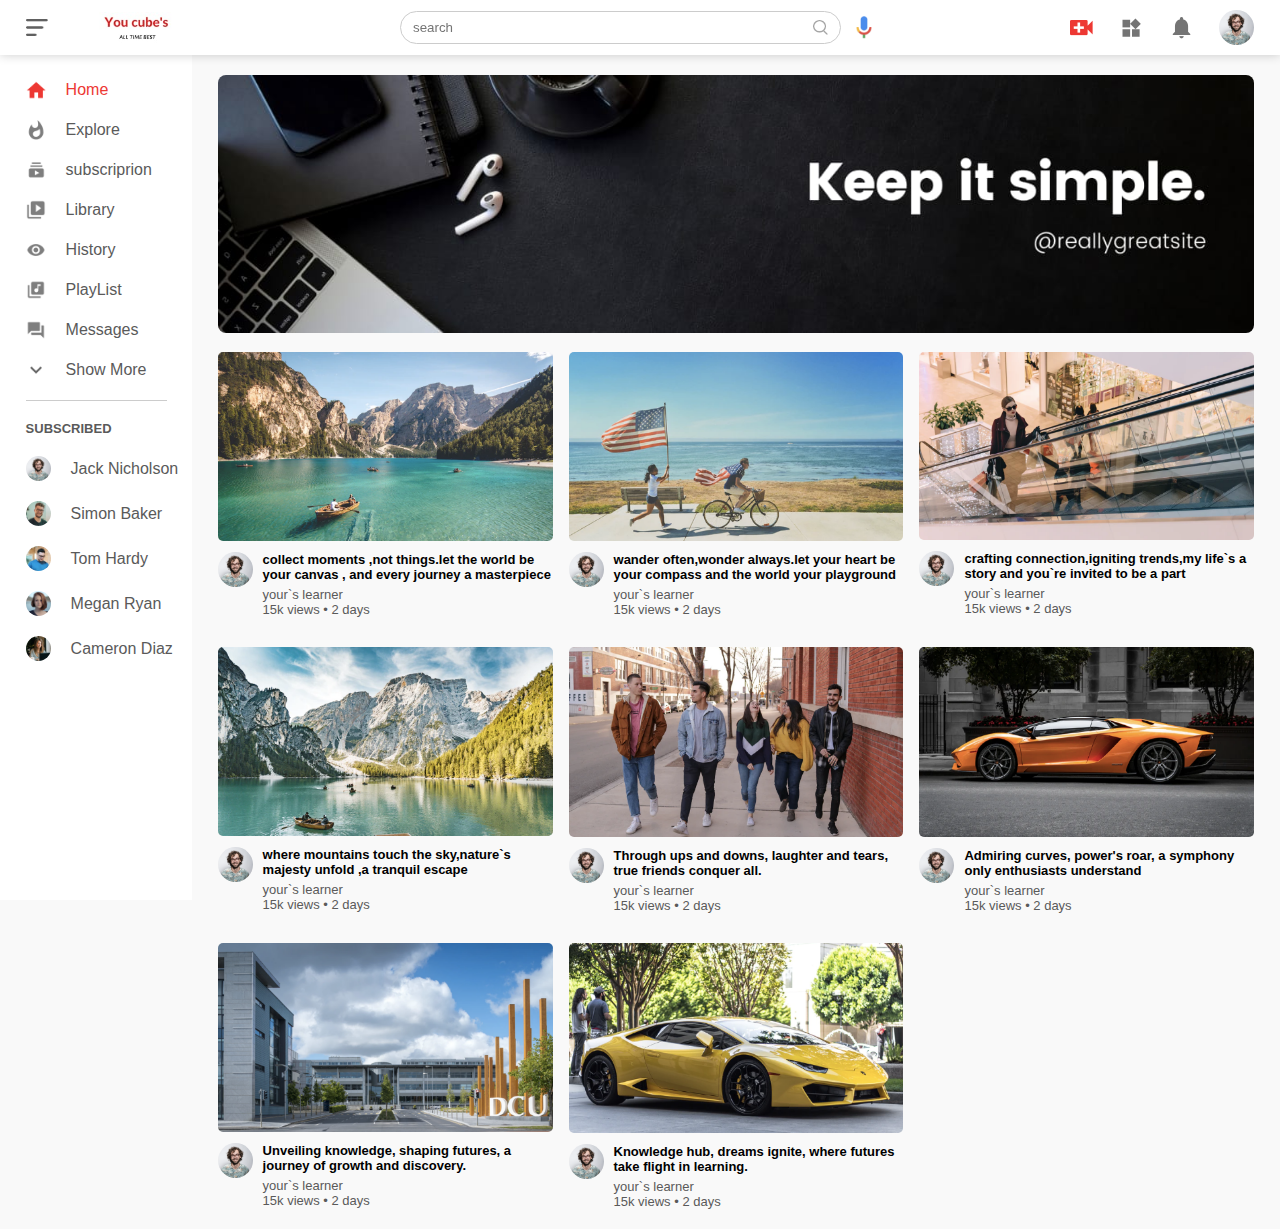
<file: index.html>
<!DOCTYPE html>
<html lang="en">
<head>
    <meta charset="UTF-8">
    <meta name="viewport" content="width=device-width, initial-scale=1.0">
    <title>you cute - video sharing webs</title>
    <link rel="stylesheet" href="style.css">
   
</head>
<body>
    <nav class="flex-div">
        <div class="nav-left flex-div">
            <img src="images/menu.png" class="menu-icon">
            <img src="images/youCube.jpeg" class="logo">
        </div>
        <div class="nav-middle flex-div">
          <div class="search-box flex-div">
             <input type="text" placeholder="search">
             <img src="images/search.png" >
          </div>

          <img src="images/voice-search.png" class="mic-icon">

        </div>
        <div class="nav-right flex-div">
            <img src="images/upload.png" alt="">
            <img src="images/more.png" alt="">
            <img src="images/notification.png" alt="">
            <img src="images/Jack.png" class="user-icon">
        </div>
    </nav>


    <!-----------------------------------sidebar------------->
    <div class="sidebar">
        <div class="shortcut-links">

           <a href=""><img src="images/home.png" ><p>Home</p></a>
           <a href=""><img src="images/explore.png" ><p>Explore</p></a>
           <a href=""><img src="images/subscriprion.png" ><p>subscriprion</p></a>
           <a href=""><img src="images/library.png" ><p>Library</p></a>
           <a href=""><img src="images/history.png" ><p>History</p></a>
           <a href=""><img src="images/playlist.png" ><p>PlayList</p></a>
           <a href=""><img src="images/messages.png" ><p>Messages</p></a>
           <a href=""><img src="images/show-more.png" ><p>Show More</p></a>
           <hr>


        </div>
        <div class="subscribed-list">
            <h3>SUBSCRIBED</h3>
            <a href=""><img src="images/Jack.png"><p>Jack Nicholson</p></a>
            <a href=""><img src="images/simon.png"><p>Simon Baker</p></a>
            <a href=""><img src="images/tom.png"><p>Tom Hardy</p></a>
            <a href=""><img src="images/megan.png"><p>Megan Ryan</p></a>
            <a href=""><img src="images/cameron.png"><p>Cameron Diaz</p></a>
        </div>

    </div>

<!-------main----------------------------------------------------->

<div class="container">
   <div class="banner">
    <img src="images/WhatsApp Image 2023-08-20 at 6.38.49 PM.jpeg" alt="">

   </div>  
   
   
<div class="list-container">
 <div class="vid-list">
    <a href="play-video.html"><img src="images/thumbnail1.png" class="thumbnail1"></a>
<div class="flex-div">
    <img src="images/Jack.png" alt="">
    <div class="vid-info">
        <a href="play-video.html">collect moments ,not things.let the world be your canvas , and every journey a masterpiece</a>
        <p>your`s learner</p>
        <p>15k views  &bull; 2 days</p>
          </div>
        </div>
     </div>
     <div class="vid-list">
        <a href=""><img src="images/thumbnail2.png" class="thumbnail1"></a>
    <div class="flex-div">
        <img src="images/Jack.png" alt="">
        <div class="vid-info">
            <a href="">wander often,wonder always.let your heart be your compass and the world your playground</a>
            <p>your`s learner</p>
            <p>15k views &bull; 2 days</p>
              </div>
            </div>
         </div>
         <div class="vid-list">
            <a href=""><img src="images/thumbnail3.png" class="thumbnail1"></a>
        <div class="flex-div">
            <img src="images/Jack.png" alt="">
            <div class="vid-info">
                <a href="">crafting connection,igniting trends,my life`s a story and you`re invited to be a part</a>
                <p>your`s learner</p>
                <p>15k views &bull; 2 days</p>
                  </div>
                </div>
             </div>

             <div class="vid-list">
                <a href=""><img src="images/thumbnail4.png" class="thumbnail1"></a>
            <div class="flex-div">
                <img src="images/Jack.png" alt="">
                <div class="vid-info">
                    <a href="">where mountains touch the sky,nature`s majesty unfold ,a tranquil escape</a>
                    <p>your`s learner</p>
                    <p>15k views &bull; 2 days</p>
                      </div>
                    </div>
                 </div>  
                 <div class="vid-list">
                    <a href=""><img src="images/thumbnail5.png" class="thumbnail1"></a>
                <div class="flex-div">
                    <img src="images/Jack.png" alt="">
                    <div class="vid-info">
                        <a href="">Through ups and downs, laughter and tears, true friends conquer all.</a>
                        <p>your`s learner</p>
                        <p>15k views &bull; 2 days</p>
                          </div>
                        </div>
                     </div>

                     <div class="vid-list">
                        <a href=""><img src="images/thumbnail6.png" class="thumbnail1"></a>
                    <div class="flex-div">
                        <img src="images/Jack.png" alt="">
                        <div class="vid-info">
                            <a href="">Admiring curves, power's roar, a symphony only enthusiasts understand  </a>
                            <p>your`s learner</p>
                            <p>15k views &bull; 2 days</p>
                              </div>
                            </div>
                         </div>
                         <div class="vid-list">
                            <a href=""><img src="images/thumbnail7.png" class="thumbnail1"></a>
                        <div class="flex-div">
                            <img src="images/Jack.png" alt="">
                            <div class="vid-info">
                                <a href="">Unveiling knowledge, shaping futures, a journey of growth and discovery. </a>
                                <p>your`s learner</p>
                                <p>15k views &bull; 2 days</p>
                                  </div>
                                </div>
                             </div>

          <div class="vid-list">
          <a href=""><img src="images/thumbnail8.png" class="thumbnail1"></a>
         <div class="flex-div">
            <img src="images/Jack.png" alt="">
                  <div class="vid-info">
                 <a href="">Knowledge hub, dreams ignite, where futures take flight in learning.</a>
                            <p>your`s learner</p>
                                    <p>15k views &bull; 2 days</p>
                                      </div>
                                    </div>
                           </div>   
                                 

                           
</div>

</div>


    <script src="script.js"></script>
</body>
</html>
</file>
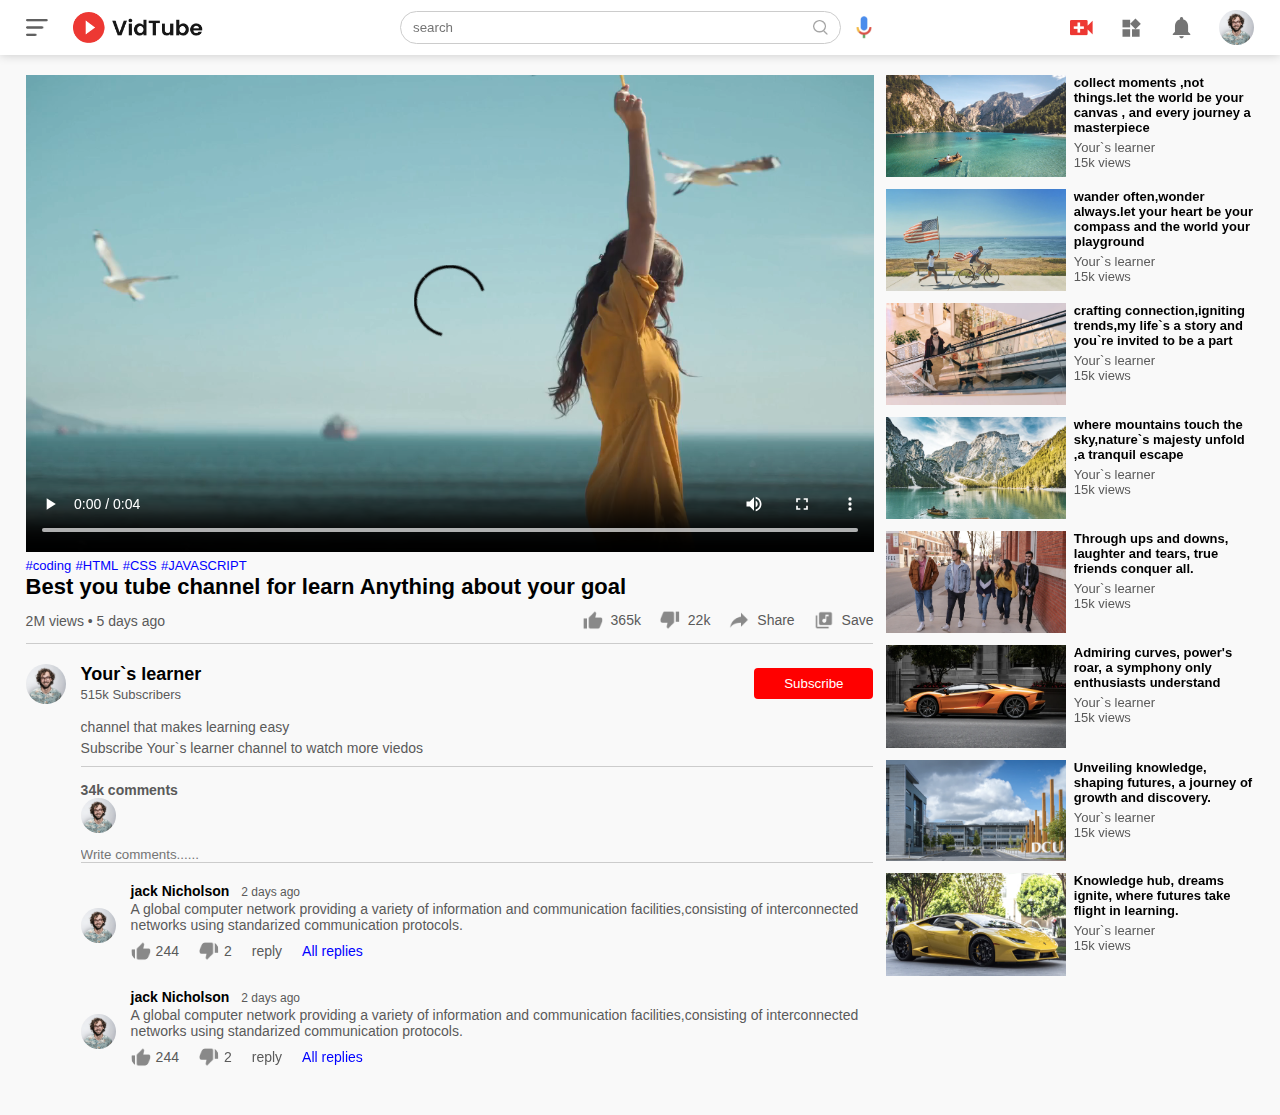
<file: play-video.html>
<!DOCTYPE html>
<html lang="en">
<head>
    <meta charset="UTF-8">
    <meta name="viewport" content="width=device-width, initial-scale=1.0">
    <title>play video -BY your`s learner you tube channel </title>
    <link rel="stylesheet" href="style.css">
</head>
<body>
    <nav class="flex-div">
        <div class="nav-left flex-div">
            <img src="images/menu.png" class="menu-icon">
            <img src="images/logo.png" class="logo">
        </div>
        <div class="nav-middle flex-div">
          <div class="search-box flex-div">
             <input type="text" placeholder="search">
             <img src="images/search.png" >
          </div>

          <img src="images/voice-search.png" class="mic-icon">

        </div>
        <div class="nav-right flex-div">
            <img src="images/upload.png" alt="">
            <img src="images/more.png" alt="">
            <img src="images/notification.png" alt="">
            <img src="images/Jack.png" class="user-icon">
        </div>
    </nav>



    <div class="container play-container">
          <div class="row">
            <div class="play-video">
                <video controls autoplay>
                    <source src="images/video.mp4" type="video/mp4">
                </video>
<div class=" tags">
    <a href="">#coding</a> <a href="">#HTML</a> <a href="">#CSS</a> <a href="">#JAVASCRIPT</a>
    
</div>

  <h3> Best you tube channel for learn Anything about your goal</h3>
  <div  class=" play-video-info">
   <p>2M views  &bull; 5 days ago</p>
   <div>
    <a href=""><img src="images/like.png" alt="">365k</a>
    <a href=""><img src="images/dislike.png" alt="">22k</a>
    <a href=""><img src="images/share.png" alt="">Share</a>
    <a href=""><img src="images/save.png" alt="">Save</a>
   </div>


  </div>
  <hr>

  <div class="publisher">
  <img src="images/Jack.png" alt="">
    <div>
        <p>Your`s learner</p>
        <span>515k Subscribers</span>
    </div>
    <button class="">Subscribe</button>
  </div>

<div class="vid-description"> 
    <p>channel that makes learning easy</p>
    <p> Subscribe Your`s learner channel to watch more viedos </p>
    <hr>
    <h4>
        34k comments
    </h4>
<div class=" add-comment">
       <img src="images/Jack.png" >
       <input type="text" placeholder="Write comments......">
</div>
<div class="old-comment">
     <img src="images/Jack.png" alt="">
    <div>
        <h3> jack Nicholson  <span> 2 days ago</span></h3>
        <p>A global computer network providing a variety of information and communication facilities,consisting of interconnected networks using standarized communication protocols. </p>

        <div class="acomment-action">
             <img src="images/like.png" >
             <span>244</span>
             <img src="images/dislike.png" alt="">
             <span>2</span>
             <span>reply</span>
             <a href="">All replies</a>
             </div>
    </div>
</div>
<div class="old-comment">
    <img src="images/Jack.png" alt="">
   <div>
       <h3> jack Nicholson  <span> 2 days ago</span></h3>
       <p>A global computer network providing a variety of information and communication facilities,consisting of interconnected networks using standarized communication protocols. </p>

       <div class="acomment-action">
            <img src="images/like.png" >
            <span>244</span>
            <img src="images/dislike.png" alt="">
            <span>2</span>
            <span>reply</span>
            <a href="">All replies</a>
            </div>
   </div>
</div>

</div>




            </div>
            <div class="right-sidebar">

                <div class="side-video-list">
                    <a href="" class=" small-thumbnail"><img src="images/thumbnail1.png" ></a>
                    
                    <div class="vid-info">
                         <a href="">collect moments ,not things.let the world be your canvas , and every journey a masterpiece</a>
                         <p>Your`s learner</p>
                         <p>15k views</p>
                    </div>
                </div>


                <div class="side-video-list">
                    <a href="" class=" small-thumbnail"><img src="images/thumbnail2.png" ></a>
                    
                    <div class="vid-info">
                         <a href="">wander often,wonder always.let your heart be your compass and the world your playground</a>
                         <p>Your`s learner</p>
                         <p>15k views</p>
                    </div>
                </div>


                <div class="side-video-list">
                    <a href="" class=" small-thumbnail"><img src="images/thumbnail3.png" ></a>
                    
                    <div class="vid-info">
                         <a href="">crafting connection,igniting trends,my life`s a story and you`re invited to be a part</a>
                         <p>Your`s learner</p>
                         <p>15k views</p>
                    </div>
                </div>


                <div class="side-video-list">
                    <a href="" class=" small-thumbnail"><img src="images/thumbnail4.png" ></a>
                    
                    <div class="vid-info">
                         <a href="">where mountains touch the sky,nature`s majesty unfold ,a tranquil escape</a>
                         <p>Your`s learner</p>
                         <p>15k views</p>
                    </div>
                </div>


                <div class="side-video-list">
                    <a href="" class=" small-thumbnail"><img src="images/thumbnail5.png" ></a>
                    
                    <div class="vid-info">
                         <a href="">Through ups and downs, laughter and tears, true friends conquer all.</a>
                         <p>Your`s learner</p>
                         <p>15k views</p>
                    </div>
                </div>


                <div class="side-video-list">
                    <a href="" class=" small-thumbnail"><img src="images/thumbnail6.png" ></a>
                    
                    <div class="vid-info">
                         <a href="">Admiring curves, power's roar, a symphony only enthusiasts understand </a>
                        
                         <p>Your`s learner</p>
                         <p>15k views</p>
                    </div>
                </div>


                <div class="side-video-list">
                    <a href="" class=" small-thumbnail"><img src="images/thumbnail7.png" ></a>
                    
                    <div class="vid-info">
                         <a href="">Unveiling knowledge, shaping futures, a journey of growth and discovery.</a>
                         <p>Your`s learner</p>
                         <p>15k views</p>
                    </div>
                </div>



                <div class="side-video-list">
                    <a href="" class=" small-thumbnail"><img src="images/thumbnail8.png" ></a>
                    
                    <div class="vid-info">
                         <a href="">Knowledge hub, dreams ignite, where futures take flight in learning.</a>
                         <p>Your`s learner</p>
                         <p>15k views</p>
                    </div>
                </div>

                

            </div>
          </div>
    </div>




</body>
</html>
</file>
<file: style.css>
*{
    margin: 0;
    padding: 0;
    font-family: 'poppins', sans-serif;
    box-sizing: border-box;
}
a{
    text-decoration: none;
    color: #5a5a5a;
}
img{
    cursor: pointer;
}
.flex-div{
    display: flex;
    align-items: center;
}
nav{
    padding: 10px 2%;
    justify-content: space-between;
    box-shadow: 0 0 10px rgba(0, 0, 0, 0.2);
    background: #fff;
    position: sticky;
    top: 0;
    z-index: 10;
}
.nav-right img{
    width: 25px;
    margin-right: 25px;
}
.nav-right .user-icon{
    width: 35px;
    border-radius: 50%;
    margin-right: 0;
}
.nav-left .menu-icon{
    width: 22px;
    margin-right: 25px;
}
.nav-left .logo{
    width: 130px;
}
.nav-middle .mic-icon{
    width: 16px;
}
.nav-left .logo{
    width: 130px;
}
.nav-middle .mic-icon{
    width: 16px;
}
.nav-middle .search-box{
    border: 1px solid #ccc;
    margin-right: 15px;
    padding: 8px 12px;
    border-radius: 25px;
}
.nav-middle .search-box input{
    width: 400px;
    border: 0;
    outline: 0;
    background: transparent;
}
.nav-middle .search-box img{
    width: 15px;
}

/*-----------------------------------sidebar-------------*/

.sidebar{
    background: #fff;
    width: 15%;
    height: 100vh;
    position: fixed;
    top: 0;
    padding-left: 2%;
    padding-top: 80px;
}

.shortcut-links a img{
    width: 20px;
    margin-right: 20px;
}

.shortcut-links a{
    display: flex;
    align-items: center;
    margin-bottom: 20px;
    width: fit-content;
    flex-wrap: wrap;
}
.shortcut-links a:first-child{
    color: #ed3833;
}

.sidebar hr{
    border: 0;
    height: 1px;
    background: #ccc;
    width: 85%;
}
.subscribed-list h3{
    font-size: 13px;
    margin: 20px 0;
    color: #5a5a5a;
}
.subscribed-list a{
    display: flex;
    align-items: center;
    margin-bottom: 20px;
    width: fit-content;
    flex-wrap: wrap;
}
.subscribed-list a img{
    width: 25px;
    border-radius: 50%;
    margin-right: 20px;
}
.small-sidebar{
    width: 5%;

}
.small-sidebar a p{
    display: none;
}
.small-sidebar h3{
  display: none;
}
.small-sidebar hr{
    width: 50%;
    margin-bottom: 25px;
}

/*------------------------------main-----------------------------*/

.container{
    background: #f9f9f9;
    padding-left: 17%;
    padding-right: 2%;
    padding-top: 20px;
    padding-bottom: 20px;
}

.large-container{
    padding-left: 7%;

}
.banner{
    width: 100%;

}
.banner img{
    width: 100%;
    border-radius: 8px;
}
.list-container {
   display: grid;
   grid-template-columns: repeat(auto-fit, minmax(250px,1fr));
   grid-column-gap: 16px;
   grid-row-gap: 30px;
   margin-top: 15px;


}
.vid-list .thumbnail1 {
    width: 100%;
    border-radius: 5px;

}

.vid-list .flex-div{
    align-items: flex-start;
    margin-top: 7px;

}
.vid-list .flex-div img{
    width: 35px;
    margin-right: 10px;
 border-radius: 50%;
}

.vid-info{
   color: #5a5a5a;
   font-size: 13px;

}
.vid-info a{
    color: #000;
    font-weight: 600;
    display: block;
    margin-bottom: 5px;
}


@media (max-width: 900px){
    .menu-icon{
        display: none;

    }
    .sidebar{
        display: none;
    }
.container, .large-container{
    padding-left: 5%;
    padding-right: 5%;
}

.nav-right img{
    display: none;
}
.nav-right .user-icon{
    display: block;
    width: 30px;
}
.nav-middle .search-box input{
    width: 100px;
}


.nav-middle .mic-icon{
    display: none;
}

.logo{
    width: 90px;
}
}

/*----------------------------play video page----------*/
.play-container{
    padding-left: 2%;

}
.row{
    display: flex;
    justify-content: space-between;
    flex-wrap: wrap;
}
.play-video{
    flex-basis: 69%;
}

.right-sidebar{
    flex-basis: 30%;
}
.play-video video{
    width: 100%;
}

.side-video-list{
    display: flex;
    justify-content: space-between;
    margin-bottom: 8px;
}
.side-video-list img{
    width: 100%;
}
.side-video-list .small-thumbnail{
    flex-basis: 49%;

}
.side-video-list .vid-info{
    flex-basis: 49%;
}

.play-video .tags a{
    color: #0000ff;
    font-size: 13px;
}

.play-video h3{
    font-weight: 600;
    font-size: 22px;
}

.play-video .play-video-info{
    display: flex;
    align-items: center;
    justify-content: space-between;
    flex-wrap: wrap;
    margin-top: 10px;
    font-size: 14px;
    color: #5a5a5a;
}

.play-video .play-video-info a img{
    width: 20px;
    margin-right:8px ;

}
.play-video .play-video-info a{
    display: inline-flex;
    align-items: center;
    margin-left: 15px;

}
.play-video hr{
    border: 0;
    height: 1px;
    background: #ccc;
    margin: 10px 0;
}
.publisher{
   display: flex;
   align-items: center;
   margin-top: 20px;
}
.publisher div{
 flex: 1;
}

.publisher img{
    width: 40px;
    border-radius: 50%;
    margin-right:15px;
}
.publisher div p{
    color: #000;
    font-weight: 600;
    font-size: 18px;

}

.publisher div span{
    font-size: 13px;
    color: #5a5a5a;
}

.publisher button{
    background: red;
    color: #fff;
    padding: 8px 30px;
    border: 0;
    outline: 0;
    border-radius: 4px;
    cursor: pointer;
}
.vid-description{
    padding-left: 55px;
    margin: 15px 0;
}

.vid-description p{
    font-size: 14px;
    margin-bottom: 5px;
    color: #5a5a5a;
}
.vid-description h4{
    font-size: 14px;
    color: #5a5a5a;
    margin-top: 15px;
}

.add-comment img{
    width: 35px;
    border-radius: 50%;
    margin-right: 15px;
}

.add-comment input{
    border: 0;
    outline: 0;
    border-bottom: 1px solid #ccc;
    width: 100%;
    padding-top: 10px;
    background: transparent;
}
.old-comment {
    display:  flex;
    align-items: center;
    margin: 20px 0;
}

.old-comment img{
width: 35px;
border-radius: 50%;
margin-right: 15px;

}

.old-comment h3{
    font-size: 14px;
    margin-bottom: 2px;
} 
.old-comment h3 span{
    font-size: 12px;
    color: #5a5a5a;
    font-weight: 500;
    margin-left: 8px;
} 

.old-comment .acomment-action{
display: flex;
align-items: center;
margin: 8px 0;
font-size: 14px;

}
.old-comment .acomment-action img{
    border-bottom: 0;
    width: 20px;
    margin-right: 5px;
}

.old-comment .acomment-action span{
    margin-right: 20px;
    color: #5a5a5a;
}
.old-comment .acomment-action a{
    color: #0000ff;
}

@media(max-width:900px){
    .play-video{
        flex-basis: 100%;
    }
    .right-sidebar{
        flex-basis: 100%;
    }
    .play-container{
        padding-left: 5%;
    }
    .vid-description{
        padding-left: 0;
    }
    .play-video .play-video-info a{
        margin-left: 0;
        margin-right: 15px;
        margin-left: 15px;
    }
}
</file>
